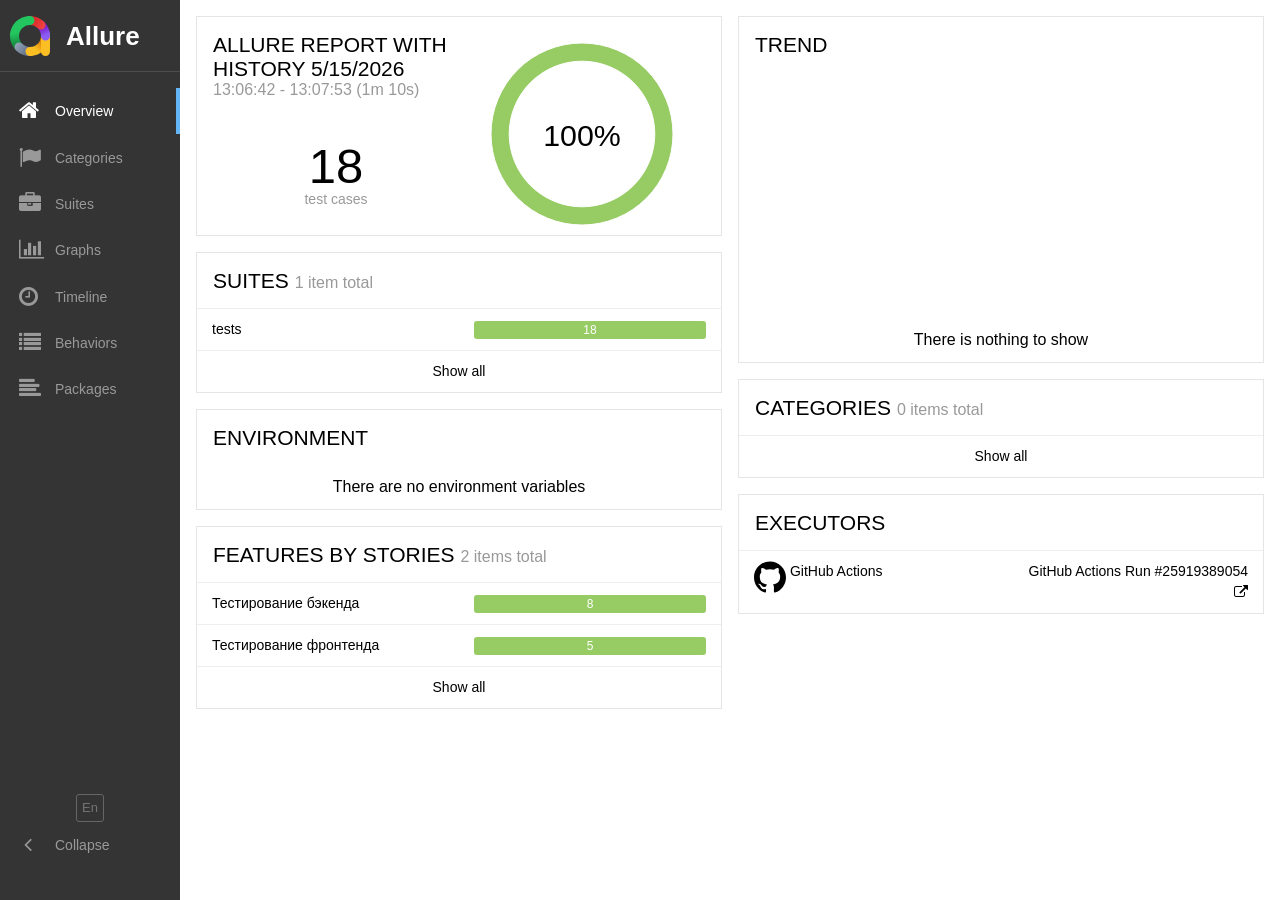
<file: index.html>
<!DOCTYPE html>
<html dir="ltr" lang="en">
<head>
    <meta charset="utf-8">
    <title>Allure Report</title>
    <link rel="icon" href="favicon.ico">
    <link rel="stylesheet" type="text/css" href="styles.css">
    <link rel="stylesheet" type="text/css" href="plugin/screen-diff/styles.css">
</head>
<body>
    <div id="alert"></div>
    <div id="content">
        <span class="spinner">
            <span class="spinner__circle"></span>
        </span>
    </div>
    <div id="popup"></div>
    <script src="app.js"></script>
    <script src="plugin/behaviors/index.js"></script>
    <script src="plugin/packages/index.js"></script>
    <script src="plugin/screen-diff/index.js"></script>
    <script async src="https://www.googletagmanager.com/gtag/js?id=G-FVWC4GKEYS"></script>
    <script>
        window.dataLayer = window.dataLayer || [];
        function gtag(){dataLayer.push(arguments);}
        gtag('js', new Date());
        gtag('config', 'G-FVWC4GKEYS', {
          'allureVersion': '2.32.0',
          'reportUuid': '91c74d99-3bec-4f01-9377-1d2c23de0d51',
          'single_file': false
        });
    </script>
</body>
</html>
</file>
<file: plugin/screen-diff/styles.css>
.screen-diff__switchers {
  margin-bottom: 1em;
}

.screen-diff__switchers label + label {
  margin-left: 1em;
}

.screen-diff__overlay {
  position: relative;
  cursor: col-resize;
}

.screen-diff__container {
  overflow-x: auto;
}

.screen-diff__image-over {
  top: 0;
  left: 0;
  bottom: 0;
  background: #fff;
  position: absolute;
  overflow: hidden;
  box-shadow: 2px 0 1px -1px #aaa;
}

.screen-diff-error {
  color: #fd5a3e;
}
</file>
